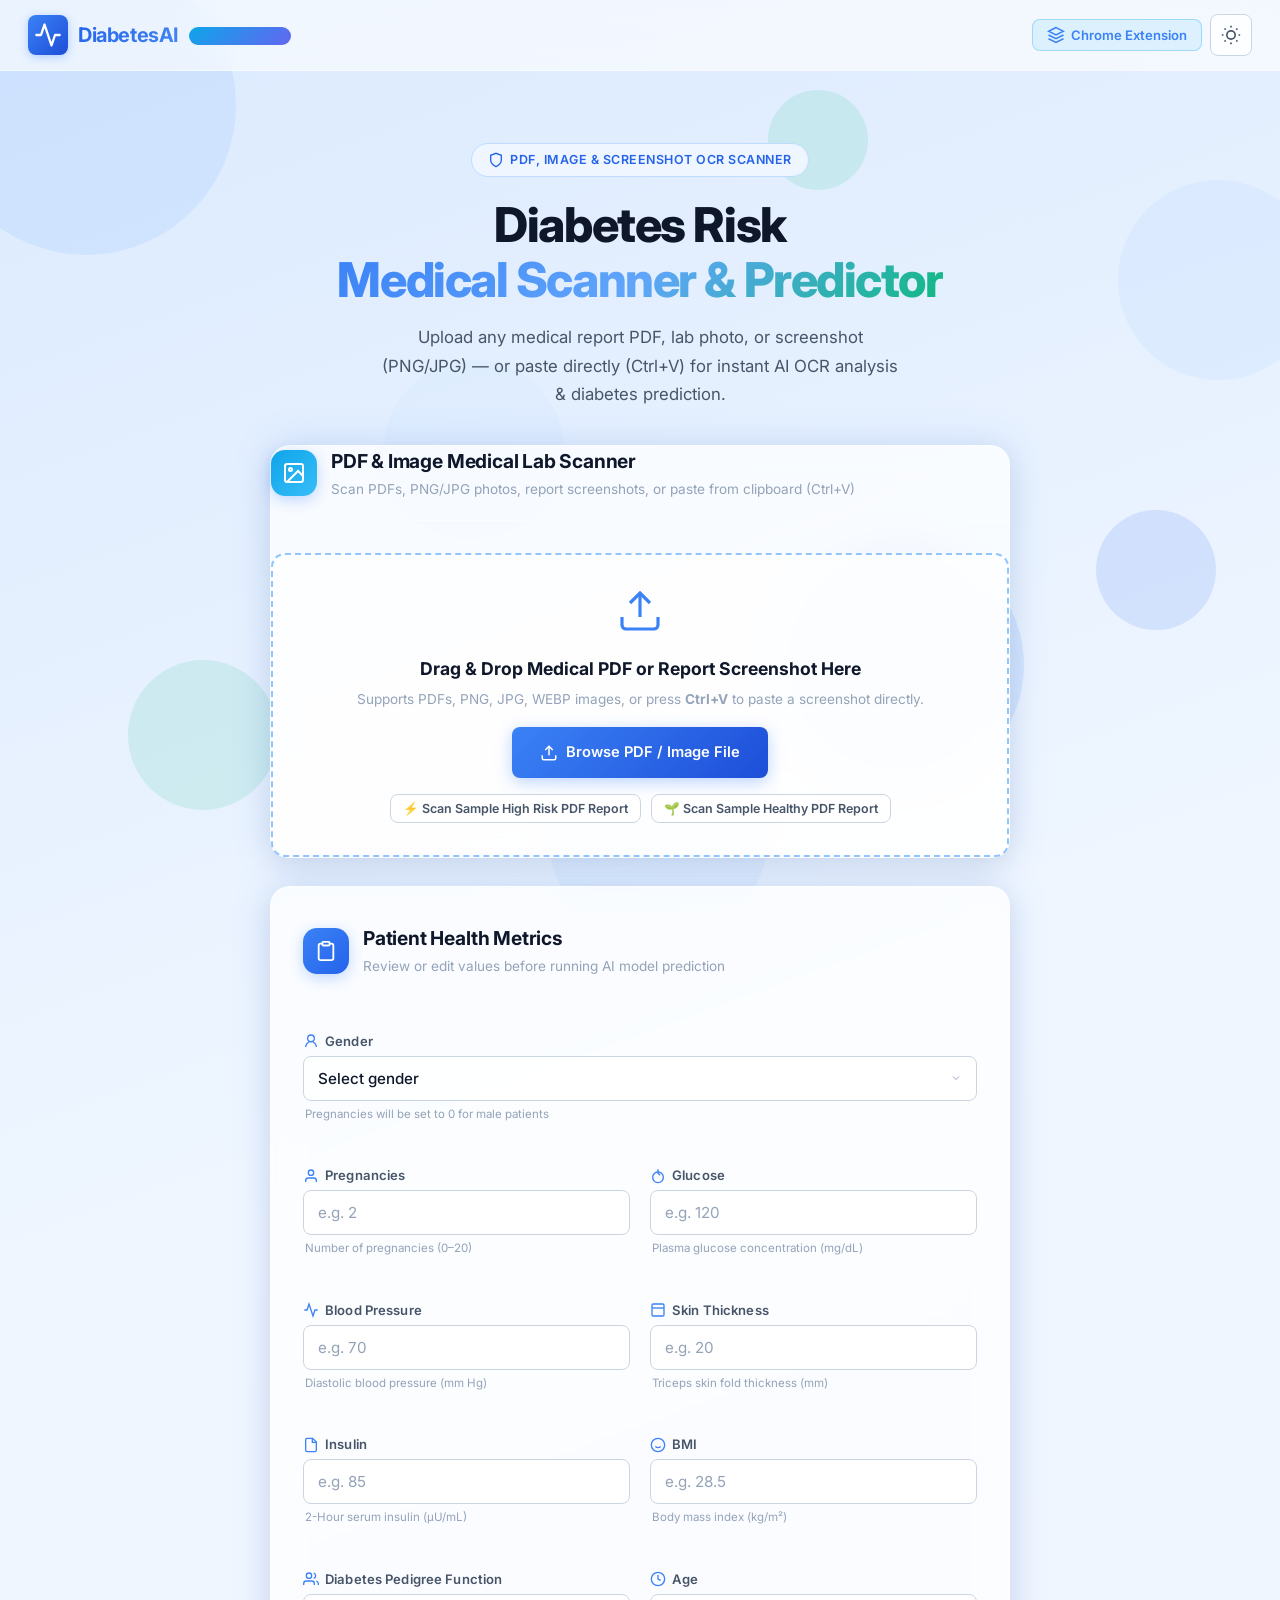
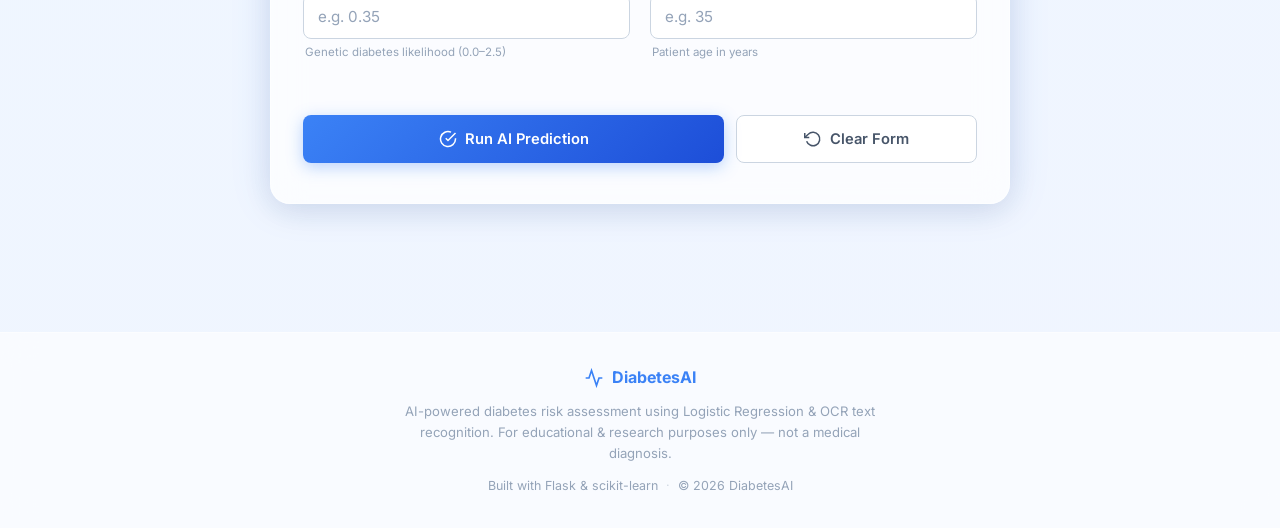
<file: frontend/index.html>
<!DOCTYPE html>
<html lang="en" data-theme="light">
<head>
    <meta charset="UTF-8" />
    <meta name="viewport" content="width=device-width, initial-scale=1.0" />
    <meta name="description" content="AI-powered Diabetes Prediction, PDF & Image OCR Lab Report Scanner. Upload medical PDFs, PNG/JPG screenshots, or enter patient metrics." />
    <title>Diabetes AI — PDF & Image Scanner & Risk Predictor</title>
    <link rel="preconnect" href="https://fonts.googleapis.com" />
    <link rel="preconnect" href="https://fonts.gstatic.com" crossorigin />
    <link href="https://fonts.googleapis.com/css2?family=Inter:wght@300;400;500;600;700;800&display=swap" rel="stylesheet" />
    <link rel="stylesheet" href="style.css" />
</head>
<body>
    <!-- ── Animated background particles ────────────────────────────── -->
    <div class="bg-animation" aria-hidden="true">
        <div class="particle p1"></div>
        <div class="particle p2"></div>
        <div class="particle p3"></div>
        <div class="particle p4"></div>
        <div class="particle p5"></div>
        <div class="particle p6"></div>
        <div class="particle p7"></div>
        <div class="particle p8"></div>
    </div>

    <!-- ── Header / Navbar ──────────────────────────────────────────── -->
    <header class="navbar" id="navbar">
        <div class="navbar-brand">
            <div class="brand-icon">
                <svg viewBox="0 0 24 24" width="28" height="28" fill="none" stroke="currentColor" stroke-width="2" stroke-linecap="round" stroke-linejoin="round">
                    <path d="M22 12h-4l-3 9L9 3l-3 9H2"/>
                </svg>
            </div>
            <span class="brand-text">DiabetesAI <span class="badge-mini">PDF &amp; Image OCR</span></span>
        </div>
        <nav class="navbar-actions">
            <button class="btn btn-ext" id="btnExtensionGuide" type="button" title="Chrome Extension Info">
                <svg viewBox="0 0 24 24" width="18" height="18" fill="none" stroke="currentColor" stroke-width="2">
                    <polygon points="12 2 2 7 12 12 22 7 12 2"/>
                    <polyline points="2 17 12 22 22 17"/>
                    <polyline points="2 12 12 17 22 12"/>
                </svg>
                <span>Chrome Extension</span>
            </button>
            <button class="theme-toggle" id="themeToggle" type="button" aria-label="Toggle dark mode" title="Toggle Dark/Light Mode">
                <svg class="icon-sun" viewBox="0 0 24 24" width="20" height="20" fill="none" stroke="currentColor" stroke-width="2">
                    <circle cx="12" cy="12" r="5"/>
                    <line x1="12" y1="1" x2="12" y2="3"/>
                    <line x1="12" y1="21" x2="12" y2="23"/>
                    <line x1="4.22" y1="4.22" x2="5.64" y2="5.64"/>
                    <line x1="18.36" y1="18.36" x2="19.78" y2="19.78"/>
                    <line x1="1" y1="12" x2="3" y2="12"/>
                    <line x1="21" y1="12" x2="23" y2="12"/>
                    <line x1="4.22" y1="19.78" x2="5.64" y2="18.36"/>
                    <line x1="18.36" y1="5.64" x2="19.78" y2="4.22"/>
                </svg>
                <svg class="icon-moon" viewBox="0 0 24 24" width="20" height="20" fill="none" stroke="currentColor" stroke-width="2">
                    <path d="M21 12.79A9 9 0 1 1 11.21 3 7 7 0 0 0 21 12.79z"/>
                </svg>
            </button>
        </nav>
    </header>

    <!-- ── Main Content ─────────────────────────────────────────────── -->
    <main class="container">
        <!-- Hero Section -->
        <section class="hero" id="hero">
            <div class="hero-badge">
                <svg viewBox="0 0 24 24" width="16" height="16" fill="none" stroke="currentColor" stroke-width="2">
                    <path d="M12 22s8-4 8-10V5l-8-3-8 3v7c0 6 8 10 8 10z"/>
                </svg>
                PDF, Image &amp; Screenshot OCR Scanner
            </div>
            <h1 class="hero-title">Diabetes Risk<br/><span class="gradient-text">Medical Scanner &amp; Predictor</span></h1>
            <p class="hero-subtitle">Upload any medical report PDF, lab photo, or screenshot (PNG/JPG) — or paste directly (Ctrl+V) for instant AI OCR analysis &amp; diabetes prediction.</p>
        </section>

        <!-- PDF & Image Upload Scanner Card -->
        <section class="card pdf-card" id="pdfScannerCard">
            <div class="card-header">
                <div class="card-icon pdf-icon">
                    <svg viewBox="0 0 24 24" width="24" height="24" fill="none" stroke="currentColor" stroke-width="2">
                        <rect x="3" y="3" width="18" height="18" rx="2" ry="2"/>
                        <circle cx="8.5" cy="8.5" r="1.5"/>
                        <polyline points="21 15 16 10 5 21"/>
                    </svg>
                </div>
                <div>
                    <h2 class="card-title">PDF &amp; Image Medical Lab Scanner</h2>
                    <p class="card-desc">Scan PDFs, PNG/JPG photos, report screenshots, or paste from clipboard (Ctrl+V)</p>
                </div>
            </div>

            <div class="pdf-drop-zone" id="webPdfDropZone">
                <div class="drop-illustration">
                    <svg viewBox="0 0 24 24" width="48" height="48" fill="none" stroke="currentColor" stroke-width="1.6">
                        <path d="M21 15v4a2 2 0 0 1-2 2H5a2 2 0 0 1-2-2v-4"/>
                        <polyline points="17 8 12 3 7 8"/>
                        <line x1="12" y1="3" x2="12" y2="15"/>
                    </svg>
                </div>
                <h3>Drag &amp; Drop Medical PDF or Report Screenshot Here</h3>
                <p>Supports PDFs, PNG, JPG, WEBP images, or press <strong>Ctrl+V</strong> to paste a screenshot directly.</p>
                <label for="webPdfInput" class="btn btn-primary btn-browse">
                    <svg viewBox="0 0 24 24" width="18" height="18" fill="none" stroke="currentColor" stroke-width="2">
                        <path d="M21 15v4a2 2 0 0 1-2 2H5a2 2 0 0 1-2-2v-4"/>
                        <polyline points="17 8 12 3 7 8"/>
                        <line x1="12" y1="3" x2="12" y2="15"/>
                    </svg>
                    <span>Browse PDF / Image File</span>
                </label>
                <input type="file" id="webPdfInput" accept="application/pdf, image/png, image/jpeg, image/jpg, image/webp, image/bmp, .pdf, .png, .jpg, .jpeg, .webp, .bmp" style="display:none;" />

                <div class="sample-btn-group">
                    <button type="button" class="btn btn-secondary btn-sm" id="btnWebLoadSampleDiabetic">
                        ⚡ Scan Sample High Risk PDF Report
                    </button>
                    <button type="button" class="btn btn-secondary btn-sm" id="btnWebLoadSampleHealthy">
                        🌱 Scan Sample Healthy PDF Report
                    </button>
                </div>
            </div>

            <div class="scan-alert hidden" id="webScanAlert">
                <div class="alert-icon">✓</div>
                <div class="alert-text">
                    <strong id="webAlertTitle">Extracted 8 Clinical Metrics!</strong>
                    <span id="webAlertDesc">Values auto-filled into form fields below. Review and click Predict.</span>
                </div>
            </div>
        </section>

        <!-- Prediction Form Card -->
        <section class="card form-card" id="formCard">
            <div class="card-header">
                <div class="card-icon">
                    <svg viewBox="0 0 24 24" width="22" height="22" fill="none" stroke="currentColor" stroke-width="2" stroke-linecap="round" stroke-linejoin="round">
                        <path d="M16 4h2a2 2 0 0 1 2 2v14a2 2 0 0 1-2 2H6a2 2 0 0 1-2-2V6a2 2 0 0 1 2-2h2"/>
                        <rect x="8" y="2" width="8" height="4" rx="1" ry="1"/>
                    </svg>
                </div>
                <div>
                    <h2 class="card-title">Patient Health Metrics</h2>
                    <p class="card-desc">Review or edit values before running AI model prediction</p>
                </div>
            </div>

            <form id="predictionForm" novalidate>
                <div class="form-grid">
                    <!-- Gender -->
                    <div class="form-group form-group-full" id="group-gender">
                        <label for="gender">
                            <svg viewBox="0 0 24 24" width="16" height="16" fill="none" stroke="currentColor" stroke-width="2"><circle cx="12" cy="8" r="5"/><path d="M20 21a8 8 0 0 0-16 0"/></svg>
                            Gender
                        </label>
                        <select id="gender" name="Gender" required>
                            <option value="" disabled selected>Select gender</option>
                            <option value="Female">Female</option>
                            <option value="Male">Male</option>
                        </select>
                        <span class="field-hint">Pregnancies will be set to 0 for male patients</span>
                        <span class="field-error" id="error-gender"></span>
                    </div>

                    <!-- Pregnancies -->
                    <div class="form-group" id="group-pregnancies">
                        <label for="pregnancies">
                            <svg viewBox="0 0 24 24" width="16" height="16" fill="none" stroke="currentColor" stroke-width="2"><path d="M20 21v-2a4 4 0 0 0-4-4H8a4 4 0 0 0-4 4v2"/><circle cx="12" cy="7" r="4"/></svg>
                            Pregnancies
                        </label>
                        <input type="number" id="pregnancies" name="Pregnancies" placeholder="e.g. 2" min="0" max="20" step="1" required />
                        <span class="field-hint">Number of pregnancies (0–20)</span>
                        <span class="field-error" id="error-pregnancies"></span>
                    </div>

                    <!-- Glucose -->
                    <div class="form-group" id="group-glucose">
                        <label for="glucose">
                            <svg viewBox="0 0 24 24" width="16" height="16" fill="none" stroke="currentColor" stroke-width="2"><path d="M12 2v6l3 3"/><circle cx="12" cy="14" r="8"/></svg>
                            Glucose
                        </label>
                        <input type="number" id="glucose" name="Glucose" placeholder="e.g. 120" min="0" max="300" step="1" required />
                        <span class="field-hint">Plasma glucose concentration (mg/dL)</span>
                        <span class="field-error" id="error-glucose"></span>
                    </div>

                    <!-- Blood Pressure -->
                    <div class="form-group" id="group-bloodpressure">
                        <label for="bloodpressure">
                            <svg viewBox="0 0 24 24" width="16" height="16" fill="none" stroke="currentColor" stroke-width="2"><path d="M22 12h-4l-3 9L9 3l-3 9H2"/></svg>
                            Blood Pressure
                        </label>
                        <input type="number" id="bloodpressure" name="BloodPressure" placeholder="e.g. 70" min="0" max="200" step="1" required />
                        <span class="field-hint">Diastolic blood pressure (mm Hg)</span>
                        <span class="field-error" id="error-bloodpressure"></span>
                    </div>

                    <!-- Skin Thickness -->
                    <div class="form-group" id="group-skinthickness">
                        <label for="skinthickness">
                            <svg viewBox="0 0 24 24" width="16" height="16" fill="none" stroke="currentColor" stroke-width="2"><rect x="3" y="3" width="18" height="18" rx="2"/><path d="M3 9h18"/></svg>
                            Skin Thickness
                        </label>
                        <input type="number" id="skinthickness" name="SkinThickness" placeholder="e.g. 20" min="0" max="100" step="1" required />
                        <span class="field-hint">Triceps skin fold thickness (mm)</span>
                        <span class="field-error" id="error-skinthickness"></span>
                    </div>

                    <!-- Insulin -->
                    <div class="form-group" id="group-insulin">
                        <label for="insulin">
                            <svg viewBox="0 0 24 24" width="16" height="16" fill="none" stroke="currentColor" stroke-width="2"><path d="M14.5 2H6a2 2 0 0 0-2 2v16a2 2 0 0 0 2 2h12a2 2 0 0 0 2-2V7.5L14.5 2z"/><polyline points="14 2 14 8 20 8"/></svg>
                            Insulin
                        </label>
                        <input type="number" id="insulin" name="Insulin" placeholder="e.g. 85" min="0" max="900" step="1" required />
                        <span class="field-hint">2-Hour serum insulin (μU/mL)</span>
                        <span class="field-error" id="error-insulin"></span>
                    </div>

                    <!-- BMI -->
                    <div class="form-group" id="group-bmi">
                        <label for="bmi">
                            <svg viewBox="0 0 24 24" width="16" height="16" fill="none" stroke="currentColor" stroke-width="2"><circle cx="12" cy="12" r="10"/><path d="M8 14s1.5 2 4 2 4-2 4-2"/><line x1="9" y1="9" x2="9.01" y2="9"/><line x1="15" y1="9" x2="15.01" y2="9"/></svg>
                            BMI
                        </label>
                        <input type="number" id="bmi" name="BMI" placeholder="e.g. 28.5" min="0" max="80" step="0.1" required />
                        <span class="field-hint">Body mass index (kg/m²)</span>
                        <span class="field-error" id="error-bmi"></span>
                    </div>

                    <!-- Diabetes Pedigree Function -->
                    <div class="form-group" id="group-dpf">
                        <label for="dpf">
                            <svg viewBox="0 0 24 24" width="16" height="16" fill="none" stroke="currentColor" stroke-width="2"><path d="M17 21v-2a4 4 0 0 0-4-4H5a4 4 0 0 0-4 4v2"/><circle cx="9" cy="7" r="4"/><path d="M23 21v-2a4 4 0 0 0-3-3.87"/><path d="M16 3.13a4 4 0 0 1 0 7.75"/></svg>
                            Diabetes Pedigree Function
                        </label>
                        <input type="number" id="dpf" name="DiabetesPedigreeFunction" placeholder="e.g. 0.35" min="0" max="3" step="0.001" required />
                        <span class="field-hint">Genetic diabetes likelihood (0.0–2.5)</span>
                        <span class="field-error" id="error-dpf"></span>
                    </div>

                    <!-- Age -->
                    <div class="form-group" id="group-age">
                        <label for="age">
                            <svg viewBox="0 0 24 24" width="16" height="16" fill="none" stroke="currentColor" stroke-width="2"><circle cx="12" cy="12" r="10"/><polyline points="12 6 12 12 16 14"/></svg>
                            Age
                        </label>
                        <input type="number" id="age" name="Age" placeholder="e.g. 35" min="1" max="120" step="1" required />
                        <span class="field-hint">Patient age in years</span>
                        <span class="field-error" id="error-age"></span>
                    </div>
                </div>

                <!-- Action Buttons -->
                <div class="form-actions">
                    <button type="submit" class="btn btn-primary" id="btnPredict">
                        <svg viewBox="0 0 24 24" width="18" height="18" fill="none" stroke="currentColor" stroke-width="2"><path d="M22 11.08V12a10 10 0 1 1-5.93-9.14"/><polyline points="22 4 12 14.01 9 11.01"/></svg>
                        <span>Run AI Prediction</span>
                    </button>
                    <button type="button" class="btn btn-secondary" id="btnClear">
                        <svg viewBox="0 0 24 24" width="18" height="18" fill="none" stroke="currentColor" stroke-width="2"><polyline points="1 4 1 10 7 10"/><path d="M3.51 15a9 9 0 1 0 2.13-9.36L1 10"/></svg>
                        <span>Clear Form</span>
                    </button>
                </div>
            </form>
        </section>

        <!-- Loading Spinner -->
        <div class="spinner-overlay" id="spinnerOverlay" aria-hidden="true">
            <div class="spinner-card">
                <div class="spinner"></div>
                <p class="spinner-text" id="spinnerText">Analyzing health metrics…</p>
            </div>
        </div>

        <!-- Result Section -->
        <section class="result-section" id="resultSection" aria-live="polite">
            <!-- Dynamically populated by JS -->
        </section>

        <!-- Extension Guide Modal -->
        <div class="modal-overlay hidden" id="extModalOverlay">
            <div class="modal-card">
                <div class="modal-header">
                    <h3>Chrome Extension Setup</h3>
                    <button class="modal-close" id="btnCloseModal">&times;</button>
                </div>
                <div class="modal-body">
                    <p>Install the <strong>Diabetes AI PDF &amp; Screenshot Scanner</strong> Chrome/Edge Extension:</p>
                    <ol class="setup-steps">
                        <li>Open <code>chrome://extensions</code> in Chrome or Edge.</li>
                        <li>Toggle <strong>Developer mode</strong> in the top right corner.</li>
                        <li>Click <strong>Load unpacked</strong>.</li>
                        <li>Select the <code>extension</code> directory from this project folder.</li>
                    </ol>
                    <div class="modal-tip">
                        💡 <strong>Features:</strong> Instant PDF &amp; Screenshot OCR scanning, right-click context menu, and offline model evaluation!
                    </div>
                </div>
            </div>
        </div>

        <!-- Error Toast -->
        <div class="toast" id="errorToast" role="alert" aria-live="assertive">
            <div class="toast-icon">
                <svg viewBox="0 0 24 24" width="20" height="20" fill="none" stroke="currentColor" stroke-width="2">
                    <circle cx="12" cy="12" r="10"/>
                    <line x1="15" y1="9" x2="9" y2="15"/>
                    <line x1="9" y1="9" x2="15" y2="15"/>
                </svg>
            </div>
            <span class="toast-message" id="toastMessage"></span>
            <button class="toast-close" id="toastClose" aria-label="Close notification">&times;</button>
        </div>
    </main>

    <!-- ── Footer ───────────────────────────────────────────────────── -->
    <footer class="footer" id="footer">
        <div class="footer-inner">
            <div class="footer-brand">
                <svg viewBox="0 0 24 24" width="20" height="20" fill="none" stroke="currentColor" stroke-width="2">
                    <path d="M22 12h-4l-3 9L9 3l-3 9H2"/>
                </svg>
                <span>DiabetesAI</span>
            </div>
            <p class="footer-text">AI-powered diabetes risk assessment using Logistic Regression &amp; OCR text recognition. For educational &amp; research purposes only — not a medical diagnosis.</p>
            <div class="footer-links">
                <span>Built with Flask &amp; scikit-learn</span>
                <span class="sep">·</span>
                <span>&copy; 2026 DiabetesAI</span>
            </div>
        </div>
    </footer>

    <script src="tesseract.min.js"></script>
    <script src="pdf.min.js"></script>
    <script src="pdf-parser.js"></script>
    <script src="script.js"></script>
</body>
</html>
</file>
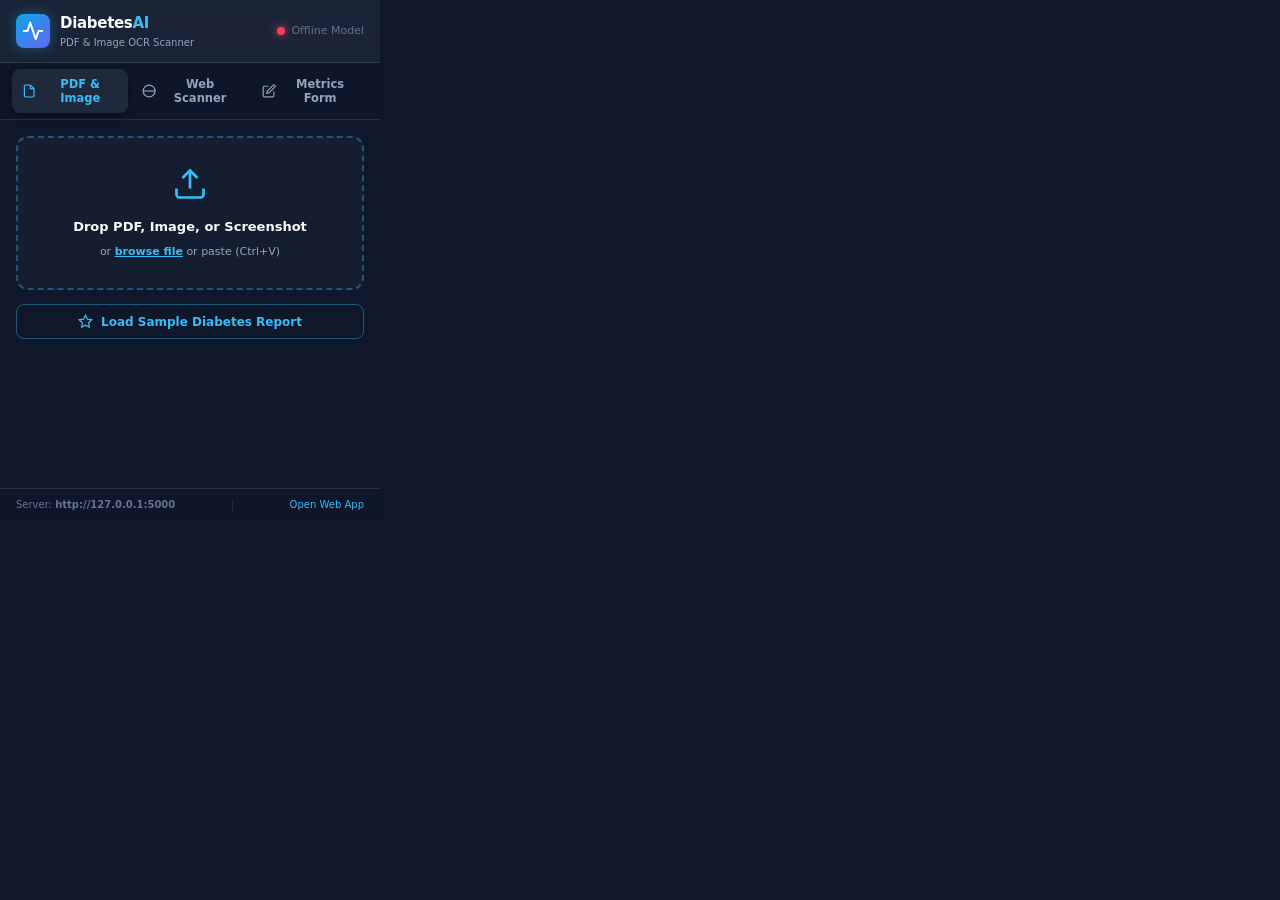
<file: extension/popup.html>
<!DOCTYPE html>
<html lang="en">
<head>
    <meta charset="UTF-8">
    <meta name="viewport" content="width=device-width, initial-scale=1.0">
    <title>Diabetes AI — PDF & Image Scanner & Predictor</title>
    <link rel="stylesheet" href="popup.css">
</head>
<body>
    <div class="extension-container">
        <!-- ── Header ────────────────────────────────────────────── -->
        <header class="app-header">
            <div class="brand">
                <div class="brand-logo">
                    <svg viewBox="0 0 24 24" width="22" height="22" fill="none" stroke="currentColor" stroke-width="2.2" stroke-linecap="round" stroke-linejoin="round">
                        <path d="M22 12h-4l-3 9L9 3l-3 9H2"/>
                    </svg>
                </div>
                <div class="brand-titles">
                    <span class="title">Diabetes<span class="highlight">AI</span></span>
                    <span class="subtitle">PDF &amp; Image OCR Scanner</span>
                </div>
            </div>
            <div class="header-status">
                <span class="status-dot" id="apiStatusDot" title="Checking API status..."></span>
                <span class="status-text" id="apiStatusText">Connecting...</span>
            </div>
        </header>

        <!-- ── Mode Navigation Tabs ──────────────────────────────── -->
        <nav class="tabs">
            <button class="tab-btn active" data-tab="tab-pdf" id="btnTabPdf">
                <svg viewBox="0 0 24 24" width="16" height="16" fill="none" stroke="currentColor" stroke-width="2">
                    <path d="M14 2H6a2 2 0 0 0-2 2v16a2 2 0 0 0 2 2h12a2 2 0 0 0 2-2V8z"/>
                    <polyline points="14 2 14 8 20 8"/>
                </svg>
                <span>PDF &amp; Image</span>
            </button>
            <button class="tab-btn" data-tab="tab-web" id="btnTabWeb">
                <svg viewBox="0 0 24 24" width="16" height="16" fill="none" stroke="currentColor" stroke-width="2">
                    <circle cx="12" cy="12" r="10"/>
                    <line x1="2" y1="12" x2="22" y2="12"/>
                </svg>
                <span>Web Scanner</span>
            </button>
            <button class="tab-btn" data-tab="tab-manual" id="btnTabManual">
                <svg viewBox="0 0 24 24" width="16" height="16" fill="none" stroke="currentColor" stroke-width="2">
                    <path d="M11 4H4a2 2 0 0 0-2 2v14a2 2 0 0 0 2 2h14a2 2 0 0 0 2-2v-7"/>
                    <path d="M18.5 2.5a2.121 2.121 0 0 1 3 3L12 15l-4 1 1-4 9.5-9.5z"/>
                </svg>
                <span>Metrics Form</span>
            </button>
        </nav>

        <!-- ── Tab Content: PDF & Image Scanner ───────────────────── -->
        <main class="content">
            <section class="tab-pane active" id="tab-pdf">
                <div class="drop-zone" id="dropZone">
                    <div class="drop-icon">
                        <svg viewBox="0 0 24 24" width="36" height="36" fill="none" stroke="currentColor" stroke-width="1.8">
                            <path d="M21 15v4a2 2 0 0 1-2 2H5a2 2 0 0 1-2-2v-4"/>
                            <polyline points="17 8 12 3 7 8"/>
                            <line x1="12" y1="3" x2="12" y2="15"/>
                        </svg>
                    </div>
                    <div class="drop-text">
                        <span class="primary-text">Drop PDF, Image, or Screenshot</span>
                        <span class="secondary-text">or <label for="pdfFileInput" class="file-browse-lbl">browse file</label> or paste (Ctrl+V)</span>
                    </div>
                    <input type="file" id="pdfFileInput" accept="application/pdf, image/png, image/jpeg, image/jpg, image/webp, image/bmp, .pdf, .png, .jpg, .jpeg, .webp, .bmp" class="file-input-hidden" />
                </div>

                <div class="quick-actions">
                    <button type="button" class="btn btn-outline" id="btnLoadSamplePdf">
                        <svg viewBox="0 0 24 24" width="15" height="15" fill="none" stroke="currentColor" stroke-width="2">
                            <polygon points="12 2 15.09 8.26 22 9.27 17 14.14 18.18 21.02 12 17.77 5.82 21.02 7 14.14 2 9.27 8.91 8.26 12 2"/>
                        </svg>
                        <span>Load Sample Diabetes Report</span>
                    </button>
                </div>
            </section>

            <!-- ── Tab Content: Web Scanner ───────────────────────────── -->
            <section class="tab-pane" id="tab-web">
                <div class="web-scan-box">
                    <div class="web-scan-icon">
                        <svg viewBox="0 0 24 24" width="32" height="32" fill="none" stroke="currentColor" stroke-width="2">
                            <path d="M2 12h5l3 5 4-10 3 5h5"/>
                        </svg>
                    </div>
                    <h3>Scan Current Webpage</h3>
                    <p>Extract clinical lab metrics directly from the open webpage or active PDF report tab.</p>
                    <button type="button" class="btn btn-primary btn-full" id="btnScanPage">
                        <svg viewBox="0 0 24 24" width="18" height="18" fill="none" stroke="currentColor" stroke-width="2">
                            <circle cx="11" cy="11" r="8"/>
                            <line x1="21" y1="21" x2="16.65" y2="16.65"/>
                        </svg>
                        <span>Scan Active Tab</span>
                    </button>
                </div>
            </section>

            <!-- ── Tab Content: Manual Input / Extracted Metrics ──────── -->
            <section class="tab-pane" id="tab-manual">
                <div class="scan-summary-banner hidden" id="scanSummaryBanner">
                    <div class="banner-icon">✓</div>
                    <div class="banner-text">
                        <strong id="scanSummaryTitle">Scanned Successfully!</strong>
                        <span id="scanSummaryDesc">Medical parameters extracted. Review below.</span>
                    </div>
                </div>

                <form id="popupMetricsForm">
                    <div class="form-grid-compact">
                        <div class="form-item">
                            <label for="extGender">Gender</label>
                            <select id="extGender">
                                <option value="Female">Female</option>
                                <option value="Male">Male</option>
                            </select>
                        </div>
                        <div class="form-item">
                            <label for="extAge">Age (Years)</label>
                            <input type="number" id="extAge" placeholder="e.g. 45" min="1" max="120">
                        </div>
                        <div class="form-item">
                            <label for="extGlucose">Glucose (mg/dL)</label>
                            <input type="number" id="extGlucose" placeholder="e.g. 148" min="0" max="400">
                        </div>
                        <div class="form-item">
                            <label for="extBloodPressure">Blood Pressure (mm Hg)</label>
                            <input type="number" id="extBloodPressure" placeholder="e.g. 72" min="0" max="200">
                        </div>
                        <div class="form-item">
                            <label for="extBMI">BMI (kg/m²)</label>
                            <input type="number" id="extBMI" step="0.1" placeholder="e.g. 33.6" min="0" max="80">
                        </div>
                        <div class="form-item">
                            <label for="extInsulin">Insulin (μU/mL)</label>
                            <input type="number" id="extInsulin" placeholder="e.g. 150" min="0" max="900">
                        </div>
                        <div class="form-item">
                            <label for="extPregnancies">Pregnancies</label>
                            <input type="number" id="extPregnancies" placeholder="e.g. 2" min="0" max="20">
                        </div>
                        <div class="form-item">
                            <label for="extSkinThickness">Skin Thickness (mm)</label>
                            <input type="number" id="extSkinThickness" placeholder="e.g. 35" min="0" max="100">
                        </div>
                        <div class="form-item form-full">
                            <label for="extDPF">Diabetes Pedigree Function (DPF)</label>
                            <input type="number" id="extDPF" step="0.001" placeholder="e.g. 0.627" min="0" max="3">
                        </div>
                    </div>

                    <button type="submit" class="btn btn-accent btn-full" id="btnRunPrediction">
                        <svg viewBox="0 0 24 24" width="18" height="18" fill="none" stroke="currentColor" stroke-width="2">
                            <polygon points="13 2 3 14 12 14 11 22 21 10 12 10 13 2"/>
                        </svg>
                        <span>Run AI Risk Prediction</span>
                    </button>
                </form>
            </section>

            <!-- ── Loading Overlay ────────────────────────────────────── -->
            <div class="loading-state hidden" id="loadingState">
                <div class="spinner"></div>
                <span id="loadingMsg">Scanning report &amp; evaluating AI model...</span>
            </div>

            <!-- ── Prediction Result Box ──────────────────────────────── -->
            <section class="result-container hidden" id="resultContainer">
                <div class="result-badge-card" id="resultBadgeCard">
                    <div class="badge-header">
                        <div class="badge-icon" id="resultIcon"></div>
                        <div class="badge-title-group">
                            <span class="badge-label">AI PREDICTION</span>
                            <h2 class="badge-value" id="resultOutcome">Diabetic Risk Detected</h2>
                        </div>
                    </div>

                    <div class="meter-group">
                        <div class="meter-label-row">
                            <span>Risk Score &amp; Confidence</span>
                            <strong id="resultConfidenceText">88.5% Confidence</strong>
                        </div>
                        <div class="meter-track">
                            <div class="meter-fill" id="meterFill"></div>
                        </div>
                    </div>
                </div>

                <div class="key-factors-card">
                    <h4>Key Clinical Findings:</h4>
                    <ul class="factors-list" id="factorsList">
                        <!-- Dynamically populated -->
                    </ul>
                </div>

                <div class="result-actions">
                    <button type="button" class="btn btn-secondary" id="btnResetScan">Scan Another File</button>
                </div>
            </section>
        </main>

        <!-- ── Footer ────────────────────────────────────────────── -->
        <footer class="app-footer">
            <span>Server: <strong id="apiServerHost">http://127.0.0.1:5000</strong></span>
            <span class="sep">|</span>
            <a href="#" id="btnOpenWebDashboard">Open Web App</a>
        </footer>
    </div>

    <!-- ── External JS Libraries ─────────────────────────────────── -->
    <script src="tesseract.min.js"></script>
    <script src="pdf.min.js"></script>
    <script src="pdf-parser.js"></script>
    <script src="popup.js"></script>
</body>
</html>
</file>
<file: frontend/style.css>
/* ================================================================
   Diabetes Prediction — Premium Medical Dashboard Stylesheet
   ================================================================ */

/* ── CSS Custom Properties (Design Tokens) ─────────────────────── */
:root {
    /* — Color Palette — */
    --clr-primary-50:  #eff6ff;
    --clr-primary-100: #dbeafe;
    --clr-primary-200: #bfdbfe;
    --clr-primary-300: #93c5fd;
    --clr-primary-400: #60a5fa;
    --clr-primary-500: #3b82f6;
    --clr-primary-600: #2563eb;
    --clr-primary-700: #1d4ed8;

    --clr-success-50:  #ecfdf5;
    --clr-success-100: #d1fae5;
    --clr-success-500: #10b981;
    --clr-success-600: #059669;
    --clr-success-700: #047857;

    --clr-danger-50:   #fef2f2;
    --clr-danger-100:  #fee2e2;
    --clr-danger-500:  #ef4444;
    --clr-danger-600:  #dc2626;
    --clr-danger-700:  #b91c1c;

    --clr-warning-500: #f59e0b;

    /* — Surfaces — */
    --bg-body:         #f0f5ff;
    --bg-gradient-1:   #dbeafe;
    --bg-gradient-2:   #eff6ff;
    --bg-card:         rgba(255, 255, 255, 0.72);
    --bg-card-hover:   rgba(255, 255, 255, 0.88);
    --bg-input:        rgba(255, 255, 255, 0.8);
    --bg-navbar:       rgba(255, 255, 255, 0.6);
    --border-card:     rgba(255, 255, 255, 0.5);
    --border-input:    #cbd5e1;

    /* — Text — */
    --text-primary:    #0f172a;
    --text-secondary:  #475569;
    --text-tertiary:   #94a3b8;
    --text-inverse:    #ffffff;

    /* — Shadows — */
    --shadow-sm:  0 1px 2px rgba(0,0,0,0.04);
    --shadow-md:  0 4px 12px rgba(0,0,0,0.06);
    --shadow-lg:  0 8px 30px rgba(0,0,0,0.08);
    --shadow-xl:  0 16px 50px rgba(0,0,0,0.10);
    --shadow-glow: 0 0 40px rgba(59,130,246,0.15);

    /* — Spacing & Radius — */
    --radius-sm:  8px;
    --radius-md:  14px;
    --radius-lg:  20px;
    --radius-xl:  28px;

    /* — Transitions — */
    --ease-out:  cubic-bezier(0.16, 1, 0.3, 1);
    --duration:  0.35s;

    /* — Glassmorphism — */
    --glass-blur:  16px;
}

/* ── Dark theme overrides ──────────────────────────────────────── */
[data-theme="dark"] {
    --bg-body:        #0b1121;
    --bg-gradient-1:  #0f1a33;
    --bg-gradient-2:  #0b1121;
    --bg-card:        rgba(17, 25, 54, 0.75);
    --bg-card-hover:  rgba(22, 33, 72, 0.85);
    --bg-input:       rgba(15, 23, 50, 0.7);
    --bg-navbar:      rgba(11, 17, 33, 0.7);
    --border-card:    rgba(59, 130, 246, 0.12);
    --border-input:   #1e3a5f;

    --text-primary:   #e2e8f0;
    --text-secondary: #94a3b8;
    --text-tertiary:  #64748b;
    --text-inverse:   #ffffff;

    --shadow-sm:  0 1px 2px rgba(0,0,0,0.2);
    --shadow-md:  0 4px 12px rgba(0,0,0,0.3);
    --shadow-lg:  0 8px 30px rgba(0,0,0,0.35);
    --shadow-xl:  0 16px 50px rgba(0,0,0,0.4);
    --shadow-glow: 0 0 50px rgba(59,130,246,0.2);
}

/* ── Reset & Base ──────────────────────────────────────────────── */
*,
*::before,
*::after {
    margin: 0;
    padding: 0;
    box-sizing: border-box;
}

html {
    scroll-behavior: smooth;
    -webkit-font-smoothing: antialiased;
    -moz-osx-font-smoothing: grayscale;
}

body {
    font-family: 'Inter', -apple-system, BlinkMacSystemFont, 'Segoe UI', Roboto, sans-serif;
    background: linear-gradient(160deg, var(--bg-gradient-1) 0%, var(--bg-gradient-2) 50%, var(--bg-body) 100%);
    color: var(--text-primary);
    min-height: 100vh;
    line-height: 1.6;
    transition: background var(--duration) var(--ease-out),
                color var(--duration) var(--ease-out);
    overflow-x: hidden;
}

/* ── Animated Background Particles ─────────────────────────────── */
.bg-animation {
    position: fixed;
    inset: 0;
    z-index: 0;
    overflow: hidden;
    pointer-events: none;
}

.particle {
    position: absolute;
    border-radius: 50%;
    opacity: 0.12;
    animation: particleFloat linear infinite;
}

[data-theme="dark"] .particle {
    opacity: 0.08;
}

.p1 { width: 300px; height: 300px; background: var(--clr-primary-400); top: -5%;  left: -5%;  animation-duration: 25s; }
.p2 { width: 200px; height: 200px; background: var(--clr-primary-300); top: 20%;  right: -3%; animation-duration: 30s; animation-delay: -5s; }
.p3 { width: 150px; height: 150px; background: var(--clr-success-500); bottom: 10%; left: 10%; animation-duration: 22s; animation-delay: -10s; }
.p4 { width: 250px; height: 250px; background: var(--clr-primary-500); top: 60%;  right: 20%; animation-duration: 28s; animation-delay: -15s; }
.p5 { width: 180px; height: 180px; background: var(--clr-primary-200); top: 40%;  left: 30%;  animation-duration: 35s; animation-delay: -8s; }
.p6 { width: 120px; height: 120px; background: var(--clr-primary-600); bottom: 30%; right: 5%; animation-duration: 20s; animation-delay: -3s; }
.p7 { width: 100px; height: 100px; background: var(--clr-success-500); top: 10%;  left: 60%;  animation-duration: 32s; animation-delay: -12s; }
.p8 { width: 220px; height: 220px; background: var(--clr-primary-300); bottom: -5%; right: 40%; animation-duration: 27s; animation-delay: -20s; }

@keyframes particleFloat {
    0%   { transform: translate(0, 0)      scale(1)   rotate(0deg); }
    25%  { transform: translate(60px, -80px) scale(1.1) rotate(90deg); }
    50%  { transform: translate(-40px, 60px) scale(0.9) rotate(180deg); }
    75%  { transform: translate(80px, 40px)  scale(1.05) rotate(270deg); }
    100% { transform: translate(0, 0)      scale(1)   rotate(360deg); }
}

/* ── Navbar ────────────────────────────────────────────────────── */
.navbar {
    position: sticky;
    top: 0;
    z-index: 100;
    display: flex;
    align-items: center;
    justify-content: space-between;
    padding: 14px 28px;
    background: var(--bg-navbar);
    backdrop-filter: blur(var(--glass-blur));
    -webkit-backdrop-filter: blur(var(--glass-blur));
    border-bottom: 1px solid var(--border-card);
    transition: background var(--duration) var(--ease-out);
}

.navbar-brand {
    display: flex;
    align-items: center;
    gap: 10px;
}

.brand-icon {
    display: flex;
    align-items: center;
    justify-content: center;
    width: 40px;
    height: 40px;
    border-radius: var(--radius-sm);
    background: linear-gradient(135deg, var(--clr-primary-500), var(--clr-primary-700));
    color: #fff;
    box-shadow: 0 2px 10px rgba(59,130,246,0.35);
}

.brand-text {
    font-weight: 700;
    font-size: 1.25rem;
    letter-spacing: -0.02em;
    background: linear-gradient(135deg, var(--clr-primary-600), var(--clr-primary-400));
    -webkit-background-clip: text;
    -webkit-text-fill-color: transparent;
    background-clip: text;
}

[data-theme="dark"] .brand-text {
    background: linear-gradient(135deg, var(--clr-primary-300), var(--clr-primary-500));
    -webkit-background-clip: text;
    background-clip: text;
}

.navbar-actions {
    display: flex;
    align-items: center;
    gap: 8px;
}

/* ── Theme Toggle ──────────────────────────────────────────────── */
.theme-toggle {
    position: relative;
    display: flex;
    align-items: center;
    justify-content: center;
    width: 42px;
    height: 42px;
    border-radius: var(--radius-sm);
    border: 1px solid var(--border-input);
    background: var(--bg-input);
    color: var(--text-secondary);
    cursor: pointer;
    transition: all var(--duration) var(--ease-out);
    overflow: hidden;
}

.theme-toggle:hover {
    background: var(--clr-primary-50);
    color: var(--clr-primary-600);
    border-color: var(--clr-primary-300);
    transform: rotate(15deg);
}

[data-theme="dark"] .theme-toggle:hover {
    background: rgba(59,130,246,0.15);
    color: var(--clr-primary-300);
    border-color: var(--clr-primary-500);
}

.icon-sun,
.icon-moon {
    position: absolute;
    transition: opacity 0.3s, transform 0.4s var(--ease-out);
}

.icon-moon { opacity: 0; transform: rotate(-90deg) scale(0); }
.icon-sun  { opacity: 1; transform: rotate(0) scale(1); }

[data-theme="dark"] .icon-sun  { opacity: 0; transform: rotate(90deg) scale(0); }
[data-theme="dark"] .icon-moon { opacity: 1; transform: rotate(0) scale(1); }

/* ── Container ─────────────────────────────────────────────────── */
.container {
    position: relative;
    z-index: 1;
    max-width: 780px;
    margin: 0 auto;
    padding: 24px 20px 60px;
}

/* ── Hero ───────────────────────────────────────────────────────── */
.hero {
    text-align: center;
    padding: 48px 16px 36px;
    animation: fadeInUp 0.7s var(--ease-out);
}

.hero-badge {
    display: inline-flex;
    align-items: center;
    gap: 6px;
    padding: 6px 16px;
    font-size: 0.78rem;
    font-weight: 600;
    letter-spacing: 0.04em;
    text-transform: uppercase;
    color: var(--clr-primary-600);
    background: var(--clr-primary-50);
    border: 1px solid var(--clr-primary-200);
    border-radius: 100px;
    margin-bottom: 20px;
}

[data-theme="dark"] .hero-badge {
    color: var(--clr-primary-300);
    background: rgba(59,130,246,0.1);
    border-color: rgba(59,130,246,0.2);
}

.hero-title {
    font-size: clamp(2rem, 5vw, 3rem);
    font-weight: 800;
    line-height: 1.15;
    letter-spacing: -0.03em;
    margin-bottom: 16px;
}

.gradient-text {
    background: linear-gradient(135deg, var(--clr-primary-500), var(--clr-primary-400), var(--clr-success-500));
    -webkit-background-clip: text;
    -webkit-text-fill-color: transparent;
    background-clip: text;
}

.hero-subtitle {
    font-size: 1.05rem;
    color: var(--text-secondary);
    max-width: 520px;
    margin: 0 auto;
    line-height: 1.7;
}

/* ── Card (Glassmorphism) ──────────────────────────────────────── */
.card {
    background: var(--bg-card);
    backdrop-filter: blur(var(--glass-blur));
    -webkit-backdrop-filter: blur(var(--glass-blur));
    border: 1px solid var(--border-card);
    border-radius: var(--radius-lg);
    box-shadow: var(--shadow-lg), var(--shadow-glow);
    transition: all var(--duration) var(--ease-out);
}

.form-card {
    padding: 36px 32px 40px;
    animation: fadeInUp 0.8s var(--ease-out) 0.15s both;
}

.card-header {
    display: flex;
    align-items: center;
    gap: 14px;
    margin-bottom: 32px;
    padding-bottom: 20px;
    border-bottom: 1px solid var(--border-card);
}

.card-icon {
    display: flex;
    align-items: center;
    justify-content: center;
    width: 46px;
    height: 46px;
    border-radius: var(--radius-md);
    background: linear-gradient(135deg, var(--clr-primary-500), var(--clr-primary-600));
    color: #fff;
    flex-shrink: 0;
    box-shadow: 0 4px 14px rgba(59,130,246,0.3);
}

.card-title {
    font-size: 1.2rem;
    font-weight: 700;
    letter-spacing: -0.01em;
}

.card-desc {
    font-size: 0.85rem;
    color: var(--text-tertiary);
    margin-top: 2px;
}

/* ── Form Grid ─────────────────────────────────────────────────── */
.form-grid {
    display: grid;
    grid-template-columns: repeat(2, 1fr);
    gap: 20px;
}

@media (max-width: 600px) {
    .form-grid {
        grid-template-columns: 1fr;
        gap: 16px;
    }

    .form-card {
        padding: 24px 18px 28px;
    }
}

/* ── Form Group ────────────────────────────────────────────────── */
.form-group {
    display: flex;
    flex-direction: column;
    gap: 4px;
}

.form-group label {
    display: flex;
    align-items: center;
    gap: 6px;
    font-size: 0.82rem;
    font-weight: 600;
    color: var(--text-secondary);
    letter-spacing: 0.01em;
}

.form-group label svg {
    color: var(--clr-primary-500);
    flex-shrink: 0;
}

.form-group input {
    width: 100%;
    padding: 12px 14px;
    font-family: inherit;
    font-size: 0.95rem;
    font-weight: 500;
    color: var(--text-primary);
    background: var(--bg-input);
    border: 1.5px solid var(--border-input);
    border-radius: var(--radius-sm);
    outline: none;
    transition: all 0.25s var(--ease-out);
}

.form-group input::placeholder {
    color: var(--text-tertiary);
    font-weight: 400;
}

.form-group input:focus {
    border-color: var(--clr-primary-500);
    box-shadow: 0 0 0 3px rgba(59,130,246,0.12);
    background: var(--bg-card-hover);
}

.form-group input:hover:not(:focus) {
    border-color: var(--clr-primary-300);
}

/* Select dropdown (Gender) */
.form-group select {
    width: 100%;
    padding: 12px 14px;
    font-family: inherit;
    font-size: 0.95rem;
    font-weight: 500;
    color: var(--text-primary);
    background: var(--bg-input);
    border: 1.5px solid var(--border-input);
    border-radius: var(--radius-sm);
    outline: none;
    cursor: pointer;
    appearance: none;
    background-image: url("data:image/svg+xml,%3Csvg xmlns='http://www.w3.org/2000/svg' width='12' height='12' viewBox='0 0 24 24' fill='none' stroke='%2394a3b8' stroke-width='2'%3E%3Cpolyline points='6 9 12 15 18 9'/%3E%3C/svg%3E");
    background-repeat: no-repeat;
    background-position: right 14px center;
    transition: all 0.25s var(--ease-out);
}

.form-group select:focus {
    border-color: var(--clr-primary-500);
    box-shadow: 0 0 0 3px rgba(59,130,246,0.12);
    background-color: var(--bg-card-hover);
}

.form-group select:hover:not(:focus) {
    border-color: var(--clr-primary-300);
}

/* Full-width field (spans both columns) */
.form-group-full {
    grid-column: 1 / -1;
}

/* Disabled input state */
.form-group input:disabled,
.form-group select:disabled {
    opacity: 0.5;
    cursor: not-allowed;
    background: var(--bg-body);
}

.form-group.has-error input {
    border-color: var(--clr-danger-500);
    box-shadow: 0 0 0 3px rgba(239,68,68,0.1);
}

.field-hint {
    font-size: 0.72rem;
    color: var(--text-tertiary);
    padding-left: 2px;
}

.field-error {
    font-size: 0.75rem;
    color: var(--clr-danger-500);
    font-weight: 500;
    min-height: 18px;
    padding-left: 2px;
    opacity: 0;
    transform: translateY(-4px);
    transition: opacity 0.2s, transform 0.2s;
}

.form-group.has-error .field-error {
    opacity: 1;
    transform: translateY(0);
}

/* Remove number input spinners */
input[type="number"]::-webkit-inner-spin-button,
input[type="number"]::-webkit-outer-spin-button {
    -webkit-appearance: none;
    margin: 0;
}
input[type="number"] {
    -moz-appearance: textfield;
}

/* ── Buttons ───────────────────────────────────────────────────── */
.form-actions {
    display: flex;
    gap: 12px;
    margin-top: 32px;
}

.btn {
    display: inline-flex;
    align-items: center;
    justify-content: center;
    gap: 8px;
    padding: 14px 28px;
    font-family: inherit;
    font-size: 0.92rem;
    font-weight: 600;
    border: none;
    border-radius: var(--radius-sm);
    cursor: pointer;
    transition: all 0.25s var(--ease-out);
    white-space: nowrap;
}

.btn-primary {
    flex: 1;
    background: linear-gradient(135deg, var(--clr-primary-500), var(--clr-primary-700));
    color: #fff;
    box-shadow: 0 4px 16px rgba(59,130,246,0.35);
}

.btn-primary:hover {
    transform: translateY(-2px);
    box-shadow: 0 6px 24px rgba(59,130,246,0.45);
}

.btn-primary:active {
    transform: translateY(0);
}

.btn-secondary {
    flex: 0.5;
    background: var(--bg-input);
    color: var(--text-secondary);
    border: 1.5px solid var(--border-input);
}

.btn-secondary:hover {
    background: var(--clr-primary-50);
    color: var(--clr-primary-600);
    border-color: var(--clr-primary-300);
    transform: translateY(-2px);
}

[data-theme="dark"] .btn-secondary:hover {
    background: rgba(59,130,246,0.1);
    color: var(--clr-primary-300);
    border-color: rgba(59,130,246,0.3);
}

@media (max-width: 480px) {
    .form-actions {
        flex-direction: column;
    }
    .btn-secondary {
        flex: 1;
    }
}

/* ── Loading Spinner ───────────────────────────────────────────── */
.spinner-overlay {
    display: none;
    justify-content: center;
    padding: 40px 0;
    animation: fadeIn 0.3s var(--ease-out);
}

.spinner-overlay.active {
    display: flex;
}

.spinner-card {
    display: flex;
    flex-direction: column;
    align-items: center;
    gap: 18px;
    padding: 32px 40px;
    background: var(--bg-card);
    backdrop-filter: blur(var(--glass-blur));
    -webkit-backdrop-filter: blur(var(--glass-blur));
    border: 1px solid var(--border-card);
    border-radius: var(--radius-lg);
    box-shadow: var(--shadow-lg);
}

.spinner {
    width: 44px;
    height: 44px;
    border: 4px solid var(--clr-primary-100);
    border-top-color: var(--clr-primary-500);
    border-radius: 50%;
    animation: spin 0.8s linear infinite;
}

[data-theme="dark"] .spinner {
    border-color: rgba(59,130,246,0.15);
    border-top-color: var(--clr-primary-400);
}

.spinner-text {
    font-size: 0.9rem;
    font-weight: 500;
    color: var(--text-secondary);
}

@keyframes spin {
    to { transform: rotate(360deg); }
}

/* ── Result Section ────────────────────────────────────────────── */
.result-section {
    margin-top: 28px;
}

.result-card {
    padding: 32px;
    border-radius: var(--radius-lg);
    animation: resultSlideIn 0.6s var(--ease-out);
    backdrop-filter: blur(var(--glass-blur));
    -webkit-backdrop-filter: blur(var(--glass-blur));
}

/* Low Risk — success */
.result-card.success {
    background: linear-gradient(135deg,
        rgba(16,185,129,0.08) 0%,
        rgba(5,150,105,0.04) 100%);
    border: 1.5px solid var(--clr-success-500);
    box-shadow: 0 8px 32px rgba(16,185,129,0.12),
                0 0 60px rgba(16,185,129,0.06);
}

[data-theme="dark"] .result-card.success {
    background: linear-gradient(135deg,
        rgba(16,185,129,0.12) 0%,
        rgba(5,150,105,0.06) 100%);
    box-shadow: 0 8px 32px rgba(16,185,129,0.15),
                0 0 60px rgba(16,185,129,0.08);
}

/* High Risk — danger */
.result-card.danger {
    background: linear-gradient(135deg,
        rgba(239,68,68,0.08) 0%,
        rgba(220,38,38,0.04) 100%);
    border: 1.5px solid var(--clr-danger-500);
    box-shadow: 0 8px 32px rgba(239,68,68,0.12),
                0 0 60px rgba(239,68,68,0.06);
}

[data-theme="dark"] .result-card.danger {
    background: linear-gradient(135deg,
        rgba(239,68,68,0.12) 0%,
        rgba(220,38,38,0.06) 100%);
    box-shadow: 0 8px 32px rgba(239,68,68,0.15),
                0 0 60px rgba(239,68,68,0.08);
}

.result-header {
    display: flex;
    align-items: center;
    gap: 14px;
    margin-bottom: 24px;
}

.result-icon {
    display: flex;
    align-items: center;
    justify-content: center;
    width: 52px;
    height: 52px;
    border-radius: 50%;
    flex-shrink: 0;
}

.result-card.success .result-icon {
    background: linear-gradient(135deg, var(--clr-success-500), var(--clr-success-700));
    color: #fff;
    box-shadow: 0 4px 16px rgba(16,185,129,0.35);
}

.result-card.danger .result-icon {
    background: linear-gradient(135deg, var(--clr-danger-500), var(--clr-danger-700));
    color: #fff;
    box-shadow: 0 4px 16px rgba(239,68,68,0.35);
}

.result-label {
    font-size: 0.78rem;
    font-weight: 600;
    text-transform: uppercase;
    letter-spacing: 0.06em;
    color: var(--text-tertiary);
    margin-bottom: 2px;
}

.result-value {
    font-size: 1.4rem;
    font-weight: 800;
    letter-spacing: -0.02em;
}

.result-card.success .result-value { color: var(--clr-success-600); }
.result-card.danger  .result-value { color: var(--clr-danger-600); }

[data-theme="dark"] .result-card.success .result-value { color: var(--clr-success-500); }
[data-theme="dark"] .result-card.danger  .result-value { color: var(--clr-danger-500); }

.result-details {
    display: grid;
    grid-template-columns: repeat(auto-fit, minmax(180px, 1fr));
    gap: 16px;
}

.detail-item {
    padding: 16px;
    border-radius: var(--radius-md);
    background: var(--bg-card);
    border: 1px solid var(--border-card);
    animation: fadeInUp 0.5s var(--ease-out) calc(var(--i, 0) * 0.1s) both;
}

.detail-label {
    font-size: 0.72rem;
    font-weight: 600;
    text-transform: uppercase;
    letter-spacing: 0.06em;
    color: var(--text-tertiary);
    margin-bottom: 6px;
}

.detail-value {
    font-size: 1.2rem;
    font-weight: 700;
}

.detail-item.prediction .detail-value {
    color: var(--text-primary);
}

.detail-item.status .detail-value {
    font-size: 0.9rem;
    padding: 4px 14px;
    border-radius: 100px;
    display: inline-block;
    font-weight: 600;
}

.result-card.success .detail-item.status .detail-value {
    background: var(--clr-success-100);
    color: var(--clr-success-700);
}

.result-card.danger .detail-item.status .detail-value {
    background: var(--clr-danger-100);
    color: var(--clr-danger-700);
}

[data-theme="dark"] .result-card.success .detail-item.status .detail-value {
    background: rgba(16,185,129,0.15);
    color: var(--clr-success-500);
}

[data-theme="dark"] .result-card.danger .detail-item.status .detail-value {
    background: rgba(239,68,68,0.15);
    color: var(--clr-danger-500);
}

.detail-item.confidence .detail-value {
    color: var(--clr-primary-600);
}

[data-theme="dark"] .detail-item.confidence .detail-value {
    color: var(--clr-primary-400);
}

/* Confidence bar */
.confidence-bar {
    margin-top: 10px;
    height: 6px;
    border-radius: 100px;
    background: rgba(0,0,0,0.06);
    overflow: hidden;
}

[data-theme="dark"] .confidence-bar {
    background: rgba(255,255,255,0.06);
}

.confidence-fill {
    height: 100%;
    border-radius: 100px;
    transition: width 1s var(--ease-out);
    width: 0;
}

.result-card.success .confidence-fill {
    background: linear-gradient(90deg, var(--clr-success-500), var(--clr-success-600));
}

.result-card.danger .confidence-fill {
    background: linear-gradient(90deg, var(--clr-danger-500), var(--clr-danger-600));
}

/* ── Toast / Error Notification ────────────────────────────────── */
.toast {
    position: fixed;
    bottom: 28px;
    left: 50%;
    transform: translateX(-50%) translateY(120px);
    display: flex;
    align-items: center;
    gap: 10px;
    padding: 14px 20px;
    background: var(--clr-danger-600);
    color: #fff;
    border-radius: var(--radius-sm);
    box-shadow: 0 8px 30px rgba(239,68,68,0.3);
    font-size: 0.88rem;
    font-weight: 500;
    z-index: 200;
    opacity: 0;
    transition: all 0.4s var(--ease-out);
    max-width: 90%;
}

.toast.visible {
    transform: translateX(-50%) translateY(0);
    opacity: 1;
}

.toast-icon {
    flex-shrink: 0;
    display: flex;
}

.toast-close {
    background: none;
    border: none;
    color: rgba(255,255,255,0.8);
    font-size: 1.3rem;
    cursor: pointer;
    padding: 0 4px;
    line-height: 1;
    transition: color 0.2s;
}

.toast-close:hover {
    color: #fff;
}

/* ── Footer ────────────────────────────────────────────────────── */
.footer {
    position: relative;
    z-index: 1;
    margin-top: 40px;
    padding: 32px 20px;
    border-top: 1px solid var(--border-card);
    background: var(--bg-navbar);
    backdrop-filter: blur(var(--glass-blur));
    -webkit-backdrop-filter: blur(var(--glass-blur));
}

.footer-inner {
    max-width: 780px;
    margin: 0 auto;
    text-align: center;
}

.footer-brand {
    display: inline-flex;
    align-items: center;
    gap: 8px;
    color: var(--clr-primary-500);
    font-weight: 700;
    font-size: 1rem;
    margin-bottom: 10px;
}

.footer-text {
    font-size: 0.82rem;
    color: var(--text-tertiary);
    max-width: 480px;
    margin: 0 auto 12px;
    line-height: 1.6;
}

.footer-links {
    font-size: 0.78rem;
    color: var(--text-tertiary);
    display: flex;
    align-items: center;
    justify-content: center;
    gap: 8px;
    flex-wrap: wrap;
}

.footer-links .sep {
    opacity: 0.4;
}

/* ── Animations ────────────────────────────────────────────────── */
@keyframes fadeIn {
    from { opacity: 0; }
    to   { opacity: 1; }
}

@keyframes fadeInUp {
    from {
        opacity: 0;
        transform: translateY(24px);
    }
    to {
        opacity: 1;
        transform: translateY(0);
    }
}

@keyframes resultSlideIn {
    from {
        opacity: 0;
        transform: translateY(32px) scale(0.97);
    }
    to {
        opacity: 1;
        transform: translateY(0) scale(1);
    }
}

/* ── Accessibility ─────────────────────────────────────────────── */
@media (prefers-reduced-motion: reduce) {
    *,
    *::before,
    *::after {
        animation-duration: 0.01ms !important;
        transition-duration: 0.01ms !important;
    }
}

/* Focus visible */
:focus-visible {
    outline: 2px solid var(--clr-primary-500);
    outline-offset: 2px;
}

/* ── Scrollbar ─────────────────────────────────────────────────── */
::-webkit-scrollbar {
    width: 8px;
}

::-webkit-scrollbar-track {
    background: transparent;
}

::-webkit-scrollbar-thumb {
    background: var(--clr-primary-200);
    border-radius: 100px;
}

[data-theme="dark"] ::-webkit-scrollbar-thumb {
    background: rgba(59,130,246,0.2);
}

/* ── PDF Lab Report Scanner Section ────────────────────────────────────── */
.badge-mini {
    font-size: 0.68rem;
    font-weight: 700;
    padding: 2px 8px;
    border-radius: 100px;
    background: linear-gradient(135deg, #0ea5e9, #6366f1);
    color: #fff;
    vertical-align: middle;
    margin-left: 6px;
}

.btn-ext {
    display: flex;
    align-items: center;
    gap: 6px;
    padding: 6px 14px;
    font-size: 0.82rem;
    font-weight: 600;
    border-radius: var(--radius-sm);
    background: rgba(14, 165, 233, 0.1);
    color: var(--clr-primary-500);
    border: 1px solid rgba(14, 165, 233, 0.3);
    cursor: pointer;
    transition: all 0.2s ease;
}

.btn-ext:hover {
    background: var(--clr-primary-500);
    color: #fff;
}

.pdf-card {
    margin-bottom: 28px;
}

.pdf-icon {
    background: linear-gradient(135deg, #0ea5e9, #38bdf8) !important;
    color: #fff !important;
}

.pdf-drop-zone {
    display: flex;
    flex-direction: column;
    align-items: center;
    text-align: center;
    padding: 32px 20px;
    border: 2px dashed var(--clr-primary-300);
    border-radius: var(--radius-md);
    background: var(--bg-card);
    transition: all 0.25s ease;
    cursor: pointer;
}

.pdf-drop-zone:hover, .pdf-drop-zone.dragover {
    border-color: var(--clr-primary-500);
    background: rgba(14, 165, 233, 0.05);
}

.drop-illustration {
    color: var(--clr-primary-500);
    margin-bottom: 12px;
}

.pdf-drop-zone h3 {
    font-size: 1.1rem;
    font-weight: 700;
    margin-bottom: 6px;
}

.pdf-drop-zone p {
    font-size: 0.85rem;
    color: var(--text-tertiary);
    margin-bottom: 16px;
}

.btn-browse {
    cursor: pointer;
    margin-bottom: 16px;
}

.sample-btn-group {
    display: flex;
    gap: 10px;
    flex-wrap: wrap;
    justify-content: center;
}

.btn-sm {
    padding: 6px 12px;
    font-size: 0.78rem;
}

.scan-alert {
    display: flex;
    align-items: center;
    gap: 12px;
    margin-top: 16px;
    padding: 12px 16px;
    border-radius: var(--radius-sm);
    background: rgba(16, 185, 129, 0.12);
    border: 1px solid rgba(16, 185, 129, 0.4);
}

.scan-alert.hidden {
    display: none;
}

.alert-icon {
    width: 24px;
    height: 24px;
    border-radius: 50%;
    background: #10b981;
    color: #fff;
    display: flex;
    align-items: center;
    justify-content: center;
    font-weight: bold;
    flex-shrink: 0;
}

.alert-text strong {
    display: block;
    color: #059669;
    font-size: 0.9rem;
}

[data-theme="dark"] .alert-text strong {
    color: #34d399;
}

.alert-text span {
    font-size: 0.8rem;
    color: var(--text-secondary);
}

/* ── Extension Setup Modal ─────────────────────────────────────────────── */
.modal-overlay {
    position: fixed;
    inset: 0;
    background: rgba(15, 23, 42, 0.75);
    backdrop-filter: blur(6px);
    display: flex;
    align-items: center;
    justify-content: center;
    z-index: 300;
    animation: fadeIn 0.2s ease;
}

.modal-overlay.hidden {
    display: none;
}

.modal-card {
    background: var(--bg-card);
    border: 1px solid var(--border-card);
    border-radius: var(--radius-lg);
    width: 90%;
    max-width: 480px;
    padding: 24px;
    box-shadow: 0 20px 40px rgba(0, 0, 0, 0.4);
}

.modal-header {
    display: flex;
    align-items: center;
    justify-content: space-between;
    margin-bottom: 16px;
}

.modal-header h3 {
    font-size: 1.2rem;
    font-weight: 700;
}

.modal-close {
    background: none;
    border: none;
    font-size: 1.5rem;
    color: var(--text-tertiary);
    cursor: pointer;
}

.modal-body p {
    font-size: 0.9rem;
    margin-bottom: 12px;
    color: var(--text-secondary);
}

.setup-steps {
    margin-left: 20px;
    font-size: 0.85rem;
    line-height: 1.8;
    color: var(--text-primary);
    margin-bottom: 16px;
}

.setup-steps code {
    background: rgba(14, 165, 233, 0.15);
    color: var(--clr-primary-500);
    padding: 2px 6px;
    border-radius: 4px;
}

.modal-tip {
    background: rgba(56, 189, 248, 0.08);
    border-left: 3px solid var(--clr-primary-500);
    padding: 10px 14px;
    font-size: 0.82rem;
    color: var(--text-secondary);
    border-radius: 4px;
}
</file>
<file: extension/popup.css>
/* ==========================================================================
   Diabetes AI Browser Extension — Premium Glassmorphic Styling
   ========================================================================== */

:root {
    --bg-main: #0f172a;
    --bg-card: #1e293b;
    --bg-card-hover: #334155;
    --border-color: rgba(255, 255, 255, 0.1);
    --border-focus: #38bdf8;
    
    --text-primary: #f8fafc;
    --text-secondary: #94a3b8;
    --text-muted: #64748b;
    
    --accent-blue: #0ea5e9;
    --accent-blue-hover: #0284c7;
    --accent-cyan: #38bdf8;
    --accent-emerald: #10b981;
    --accent-rose: #f43f5e;
    --accent-amber: #f59e0b;
    
    --gradient-brand: linear-gradient(135deg, #0ea5e9 0%, #6366f1 100%);
    --gradient-danger: linear-gradient(135deg, #f43f5e 0%, #e11d48 100%);
    --gradient-success: linear-gradient(135deg, #10b981 0%, #059669 100%);
    
    --shadow-subtle: 0 4px 20px rgba(0, 0, 0, 0.3);
    --radius-sm: 8px;
    --radius-md: 12px;
    --radius-lg: 16px;
    
    --font-family: system-ui, -apple-system, BlinkMacSystemFont, 'Segoe UI', Roboto, Helvetica, Arial, sans-serif;
}

* {
    box-sizing: border-box;
    margin: 0;
    padding: 0;
    font-family: var(--font-family);
}

body {
    width: 380px;
    min-height: 520px;
    background-color: var(--bg-main);
    color: var(--text-primary);
    font-size: 13px;
    line-height: 1.5;
    overflow-x: hidden;
}

.extension-container {
    display: flex;
    flex-direction: column;
    min-height: 520px;
}

/* ── Header ───────────────────────────────────────────────────────────── */
.app-header {
    display: flex;
    align-items: center;
    justify-content: space-between;
    padding: 12px 16px;
    background: rgba(30, 41, 59, 0.8);
    backdrop-filter: blur(10px);
    border-bottom: 1px solid var(--border-color);
}

.brand {
    display: flex;
    align-items: center;
    gap: 10px;
}

.brand-logo {
    display: flex;
    align-items: center;
    justify-content: center;
    width: 34px;
    height: 34px;
    background: var(--gradient-brand);
    border-radius: var(--radius-sm);
    color: #ffffff;
    box-shadow: 0 0 12px rgba(14, 165, 233, 0.4);
}

.brand-titles {
    display: flex;
    flex-direction: column;
}

.brand-titles .title {
    font-size: 15px;
    font-weight: 700;
    letter-spacing: -0.3px;
}

.brand-titles .title .highlight {
    color: var(--accent-cyan);
}

.brand-titles .subtitle {
    font-size: 10px;
    color: var(--text-secondary);
}

.header-status {
    display: flex;
    align-items: center;
    gap: 6px;
    font-size: 11px;
    color: var(--text-muted);
}

.status-dot {
    width: 8px;
    height: 8px;
    border-radius: 50%;
    background-color: var(--accent-amber);
    box-shadow: 0 0 6px var(--accent-amber);
    transition: all 0.3s ease;
}

.status-dot.online {
    background-color: var(--accent-emerald);
    box-shadow: 0 0 8px var(--accent-emerald);
}

.status-dot.offline {
    background-color: var(--accent-rose);
    box-shadow: 0 0 8px var(--accent-rose);
}

/* ── Navigation Tabs ─────────────────────────────────────────────────── */
.tabs {
    display: flex;
    background: rgba(15, 23, 42, 0.9);
    padding: 6px 12px;
    gap: 4px;
    border-bottom: 1px solid var(--border-color);
}

.tab-btn {
    flex: 1;
    display: flex;
    align-items: center;
    justify-content: center;
    gap: 6px;
    padding: 8px 10px;
    background: transparent;
    border: none;
    border-radius: var(--radius-sm);
    color: var(--text-secondary);
    font-size: 11.5px;
    font-weight: 600;
    cursor: pointer;
    transition: all 0.2s ease;
}

.tab-btn:hover {
    color: var(--text-primary);
    background: rgba(255, 255, 255, 0.05);
}

.tab-btn.active {
    background: var(--bg-card);
    color: var(--accent-cyan);
    box-shadow: 0 2px 8px rgba(0, 0, 0, 0.3);
}

/* ── Content & Panes ─────────────────────────────────────────────────── */
.content {
    flex: 1;
    padding: 16px;
    position: relative;
}

.tab-pane {
    display: none;
}

.tab-pane.active {
    display: block;
    animation: fadeIn 0.25s ease-out;
}

@keyframes fadeIn {
    from { opacity: 0; transform: translateY(4px); }
    to { opacity: 1; transform: translateY(0); }
}

/* ── Drop Zone ───────────────────────────────────────────────────────── */
.drop-zone {
    display: flex;
    flex-direction: column;
    align-items: center;
    justify-content: center;
    padding: 28px 16px;
    border: 2px dashed rgba(56, 189, 248, 0.35);
    border-radius: var(--radius-md);
    background: rgba(30, 41, 59, 0.4);
    text-align: center;
    cursor: pointer;
    transition: all 0.25s ease;
}

.drop-zone:hover, .drop-zone.dragover {
    border-color: var(--accent-cyan);
    background: rgba(56, 189, 248, 0.08);
    transform: scale(1.01);
}

.drop-icon {
    color: var(--accent-cyan);
    margin-bottom: 10px;
}

.drop-text .primary-text {
    display: block;
    font-size: 13px;
    font-weight: 600;
    color: var(--text-primary);
    margin-bottom: 4px;
}

.drop-text .secondary-text {
    font-size: 11px;
    color: var(--text-secondary);
}

.file-browse-lbl {
    color: var(--accent-cyan);
    text-decoration: underline;
    cursor: pointer;
    font-weight: 600;
}

.file-input-hidden {
    display: none;
}

.quick-actions {
    margin-top: 14px;
}

/* ── Web Scan Pane ───────────────────────────────────────────────────── */
.web-scan-box {
    display: flex;
    flex-direction: column;
    align-items: center;
    text-align: center;
    padding: 24px 16px;
    background: var(--bg-card);
    border: 1px solid var(--border-color);
    border-radius: var(--radius-md);
}

.web-scan-icon {
    width: 50px;
    height: 50px;
    background: rgba(56, 189, 248, 0.12);
    border-radius: 50%;
    color: var(--accent-cyan);
    display: flex;
    align-items: center;
    justify-content: center;
    margin-bottom: 12px;
}

.web-scan-box h3 {
    font-size: 15px;
    margin-bottom: 6px;
}

.web-scan-box p {
    font-size: 11.5px;
    color: var(--text-secondary);
    margin-bottom: 16px;
}

/* ── Metrics Form Pane ───────────────────────────────────────────────── */
.scan-summary-banner {
    display: flex;
    align-items: center;
    gap: 10px;
    background: rgba(16, 185, 129, 0.15);
    border: 1px solid rgba(16, 185, 129, 0.4);
    border-radius: var(--radius-sm);
    padding: 8px 12px;
    margin-bottom: 14px;
}

.scan-summary-banner.hidden {
    display: none;
}

.banner-icon {
    width: 20px;
    height: 20px;
    background: var(--accent-emerald);
    color: #fff;
    border-radius: 50%;
    display: flex;
    align-items: center;
    justify-content: center;
    font-size: 11px;
    font-weight: bold;
}

.banner-text strong {
    display: block;
    font-size: 12px;
    color: #34d399;
}

.banner-text span {
    font-size: 10.5px;
    color: var(--text-secondary);
}

.form-grid-compact {
    display: grid;
    grid-template-columns: 1fr 1fr;
    gap: 10px;
    margin-bottom: 14px;
}

.form-full {
    grid-column: span 2;
}

.form-item label {
    display: block;
    font-size: 10.5px;
    font-weight: 600;
    color: var(--text-secondary);
    margin-bottom: 4px;
}

.form-item input, .form-item select {
    width: 100%;
    padding: 7px 10px;
    background: rgba(15, 23, 42, 0.8);
    border: 1px solid var(--border-color);
    border-radius: var(--radius-sm);
    color: var(--text-primary);
    font-size: 12px;
    outline: none;
    transition: border-color 0.2s;
}

.form-item input:focus, .form-item select:focus {
    border-color: var(--accent-cyan);
    box-shadow: 0 0 0 2px rgba(56, 189, 248, 0.2);
}

/* ── Buttons ─────────────────────────────────────────────────────────── */
.btn {
    display: inline-flex;
    align-items: center;
    justify-content: center;
    gap: 8px;
    padding: 9px 14px;
    font-size: 12px;
    font-weight: 600;
    border-radius: var(--radius-sm);
    border: none;
    cursor: pointer;
    transition: all 0.2s ease;
}

.btn-full {
    width: 100%;
}

.btn-primary {
    background: var(--gradient-brand);
    color: #fff;
    box-shadow: 0 3px 12px rgba(14, 165, 233, 0.35);
}

.btn-primary:hover {
    opacity: 0.92;
    transform: translateY(-1px);
}

.btn-accent {
    background: linear-gradient(135deg, #10b981 0%, #0284c7 100%);
    color: #fff;
    box-shadow: 0 3px 12px rgba(16, 185, 129, 0.35);
}

.btn-accent:hover {
    opacity: 0.93;
}

.btn-secondary {
    background: var(--bg-card);
    color: var(--text-primary);
    border: 1px solid var(--border-color);
}

.btn-secondary:hover {
    background: var(--bg-card-hover);
}

.btn-outline {
    width: 100%;
    background: transparent;
    color: var(--accent-cyan);
    border: 1px solid rgba(56, 189, 248, 0.4);
}

.btn-outline:hover {
    background: rgba(56, 189, 248, 0.1);
}

/* ── Loading Overlay ─────────────────────────────────────────────────── */
.loading-state {
    position: absolute;
    inset: 0;
    background: rgba(15, 23, 42, 0.92);
    backdrop-filter: blur(6px);
    display: flex;
    flex-direction: column;
    align-items: center;
    justify-content: center;
    gap: 12px;
    z-index: 50;
}

.loading-state.hidden {
    display: none;
}

.spinner {
    width: 32px;
    height: 32px;
    border: 3px solid rgba(56, 189, 248, 0.2);
    border-top-color: var(--accent-cyan);
    border-radius: 50%;
    animation: spin 0.8s linear infinite;
}

@keyframes spin {
    to { transform: rotate(360deg); }
}

.loading-state span {
    font-size: 11.5px;
    color: var(--text-secondary);
    text-align: center;
    max-width: 240px;
}

/* ── Prediction Result Box ───────────────────────────────────────────── */
.result-container {
    display: flex;
    flex-direction: column;
    gap: 12px;
}

.result-container.hidden {
    display: none;
}

.result-badge-card {
    padding: 16px;
    border-radius: var(--radius-md);
    background: var(--bg-card);
    border: 1px solid var(--border-color);
    box-shadow: var(--shadow-subtle);
}

.result-badge-card.diabetic {
    border-color: rgba(244, 63, 94, 0.5);
    background: linear-gradient(180deg, rgba(244, 63, 94, 0.12) 0%, rgba(30, 41, 59, 0.9) 100%);
}

.result-badge-card.non-diabetic {
    border-color: rgba(16, 185, 129, 0.5);
    background: linear-gradient(180deg, rgba(16, 185, 129, 0.12) 0%, rgba(30, 41, 59, 0.9) 100%);
}

.badge-header {
    display: flex;
    align-items: center;
    gap: 12px;
    margin-bottom: 14px;
}

.badge-icon {
    width: 40px;
    height: 40px;
    border-radius: 50%;
    display: flex;
    align-items: center;
    justify-content: center;
}

.diabetic .badge-icon {
    background: rgba(244, 63, 94, 0.2);
    color: var(--accent-rose);
}

.non-diabetic .badge-icon {
    background: rgba(16, 185, 129, 0.2);
    color: var(--accent-emerald);
}

.badge-title-group .badge-label {
    font-size: 9.5px;
    font-weight: 700;
    letter-spacing: 0.5px;
    color: var(--text-muted);
}

.badge-title-group .badge-value {
    font-size: 17px;
    font-weight: 800;
}

.diabetic .badge-value {
    color: #fca5a5;
}

.non-diabetic .badge-value {
    color: #6ee7b7;
}

.meter-group {
    display: flex;
    flex-direction: column;
    gap: 6px;
}

.meter-label-row {
    display: flex;
    justify-content: space-between;
    font-size: 11px;
    color: var(--text-secondary);
}

.meter-track {
    width: 100%;
    height: 8px;
    background: rgba(15, 23, 42, 0.8);
    border-radius: 4px;
    overflow: hidden;
}

.meter-fill {
    height: 100%;
    width: 0%;
    border-radius: 4px;
    transition: width 0.6s cubic-bezier(0.4, 0, 0.2, 1);
}

.diabetic .meter-fill {
    background: var(--gradient-danger);
}

.non-diabetic .meter-fill {
    background: var(--gradient-success);
}

.key-factors-card {
    background: var(--bg-card);
    border: 1px solid var(--border-color);
    border-radius: var(--radius-md);
    padding: 12px;
}

.key-factors-card h4 {
    font-size: 11.5px;
    font-weight: 700;
    color: var(--text-secondary);
    margin-bottom: 8px;
}

.factors-list {
    list-style: none;
    display: flex;
    flex-direction: column;
    gap: 6px;
}

.factors-list li {
    display: flex;
    align-items: center;
    justify-content: space-between;
    font-size: 11px;
    padding: 5px 8px;
    background: rgba(15, 23, 42, 0.6);
    border-radius: var(--radius-sm);
}

.factors-list li .flag-tag {
    font-size: 9.5px;
    padding: 2px 6px;
    border-radius: 4px;
    font-weight: 700;
}

.tag-high { background: rgba(244, 63, 94, 0.2); color: #fca5a5; }
.tag-normal { background: rgba(16, 185, 129, 0.2); color: #6ee7b7; }

.result-actions {
    display: flex;
    gap: 8px;
}

/* ── Footer ───────────────────────────────────────────────────────────── */
.app-footer {
    display: flex;
    align-items: center;
    justify-content: space-between;
    padding: 8px 16px;
    background: rgba(15, 23, 42, 0.95);
    border-top: 1px solid var(--border-color);
    font-size: 10px;
    color: var(--text-muted);
}

.app-footer a {
    color: var(--accent-cyan);
    text-decoration: none;
}

.app-footer a:hover {
    text-decoration: underline;
}

.sep {
    color: var(--border-color);
}
</file>
